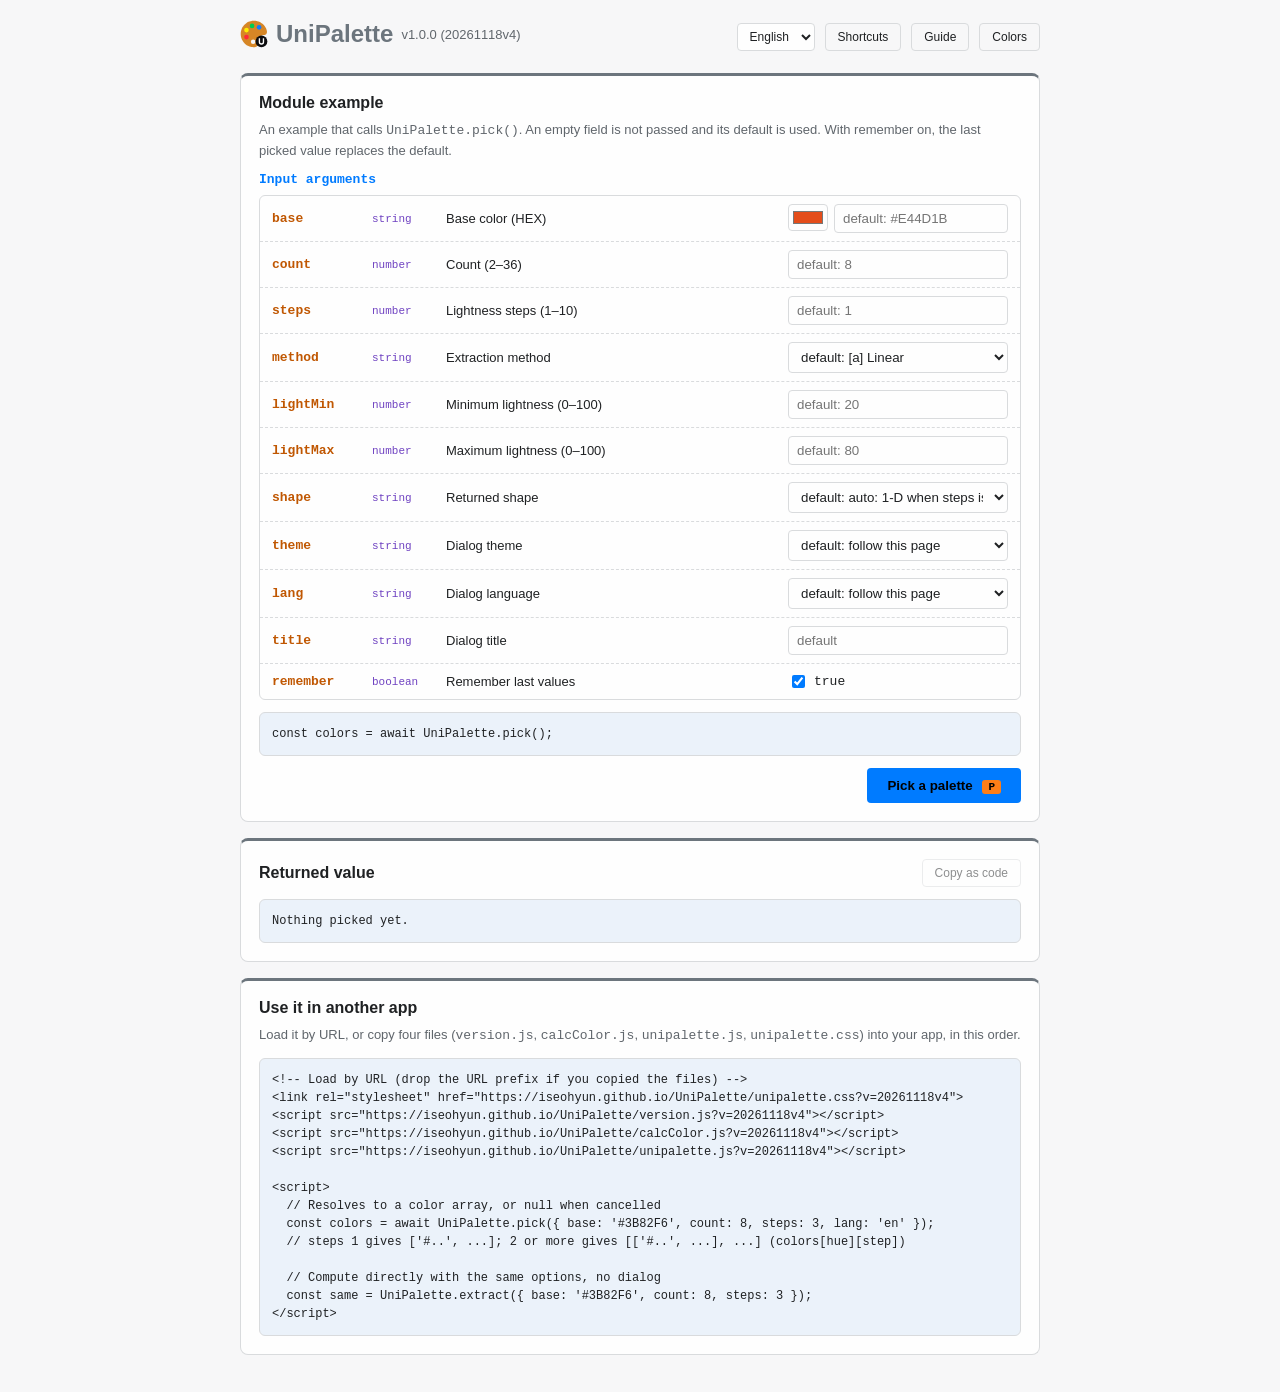
<file: index.html>
<!DOCTYPE html>
<html lang="ko">

<head>
  <meta charset="UTF-8">
  <meta name="viewport" content="width=device-width, initial-scale=1.0">
  <meta name="build" content="20261118v4">
  <meta name="theme-color" content="#E44D1B">
  <title>UniPalette - 인지 균일 색상 추출기</title>
  <link rel="manifest" href="manifest.webmanifest">
  <link rel="icon" type="image/svg+xml" href="icon.svg">
  <link rel="icon" type="image/png" href="icon.png">
  <link rel="apple-touch-icon" href="icon-512.png">
  <link rel="stylesheet" href="unipalette.css?v=20261118v4">
  <link rel="stylesheet" href="style.css?v=20261118v4">
</head>

<body>

  <header class="app-header">
    <h1><img src="icon.svg" alt="" class="app-logo">UniPalette <span id="appVersion" class="app-version"></span></h1>
    <div class="header-buttons">
      <select id="langSelect" class="header-select" data-i18n-attr="aria-label:language;title:language"></select>
      <button id="btnShortcut" class="header-btn" data-i18n="shortcut">단축키</button>
      <button id="btnHelp" class="header-btn" data-i18n="help">설명서</button>
      <div class="scheme-wrap">
        <button id="btnScheme" class="header-btn" aria-haspopup="true" aria-expanded="false" aria-controls="schemePanel" data-i18n="scheme">배색</button>
        <div id="schemePanel" class="scheme-panel" role="group" data-i18n-attr="aria-label:scheme" hidden>
          <div class="scheme-presets" id="schemePresets"></div>
          <button type="button" id="btnSchemePick" class="primary-btn scheme-pick" data-i18n="schemePick">UniPalette로 고르기</button>
          <p class="scheme-hint" data-i18n="schemeHint"></p>
          <div class="scheme-roles-title" data-i18n="schemeRolesTitle">이 배색의 역할</div>
          <ul class="scheme-roles" id="schemeRoles"></ul>
          <fieldset class="scheme-interface">
            <legend data-i18n="interfaceLabel">버튼·인터페이스색</legend>
            <label><input type="radio" name="schemeInterface" value="sub1"> <span data-i18n="sub1Short">서브 1</span></label>
            <label><input type="radio" name="schemeInterface" value="sub2"> <span data-i18n="sub2Short">서브 2</span></label>
            <label><input type="radio" name="schemeInterface" value="sub3"> <span data-i18n="sub3Short">서브 3</span></label>
          </fieldset>
          <label class="scheme-check"><input type="checkbox" id="schemeDarkBase"> <span data-i18n="schemeDarkBase">어두운 바탕</span></label>
        </div>
      </div>
    </div>
  </header>

  <main class="container" id="appMain">
    <section class="demo-card">
      <h2 class="demo-title" data-i18n="exampleTitle">모듈 예제</h2>
      <p class="demo-desc" data-i18n="exampleDesc"></p>

      <h3 class="demo-subtitle" data-i18n="inputArgs">Input arguments</h3>
      <ul class="arg-list">
        <li class="arg-row">
          <code class="arg-name">base</code><span class="arg-type">string</span>
          <span class="arg-desc" data-i18n="argBase"></span>
          <span class="arg-input demo-color">
            <input type="color" id="optBasePicker" value="#e44d1b" data-i18n-attr="aria-label:argBase">
            <input type="text" id="optBase" maxlength="7" autocomplete="off" data-default="#E44D1B" data-i18n-attr="aria-label:argBase">
          </span>
        </li>
        <li class="arg-row">
          <code class="arg-name">count</code><span class="arg-type">number</span>
          <span class="arg-desc" data-i18n="argCount"></span>
          <span class="arg-input"><input type="number" id="optCount" min="2" max="36" data-default="8" data-i18n-attr="aria-label:argCount"></span>
        </li>
        <li class="arg-row">
          <code class="arg-name">steps</code><span class="arg-type">number</span>
          <span class="arg-desc" data-i18n="argSteps"></span>
          <span class="arg-input"><input type="number" id="optSteps" min="1" max="10" data-default="1" data-i18n-attr="aria-label:argSteps"></span>
        </li>
        <li class="arg-row">
          <code class="arg-name">method</code><span class="arg-type">string</span>
          <span class="arg-desc" data-i18n="argMethod"></span>
          <span class="arg-input"><select id="optMethod" data-i18n-attr="aria-label:argMethod"></select></span>
        </li>
        <li class="arg-row">
          <code class="arg-name">lightMin</code><span class="arg-type">number</span>
          <span class="arg-desc" data-i18n="argLightMin"></span>
          <span class="arg-input"><input type="number" id="optLightMin" min="0" max="100" data-default="20" data-i18n-attr="aria-label:argLightMin"></span>
        </li>
        <li class="arg-row">
          <code class="arg-name">lightMax</code><span class="arg-type">number</span>
          <span class="arg-desc" data-i18n="argLightMax"></span>
          <span class="arg-input"><input type="number" id="optLightMax" min="0" max="100" data-default="80" data-i18n-attr="aria-label:argLightMax"></span>
        </li>
        <li class="arg-row">
          <code class="arg-name">shape</code><span class="arg-type">string</span>
          <span class="arg-desc" data-i18n="argShape"></span>
          <span class="arg-input">
            <select id="optShape" data-i18n-attr="aria-label:argShape">
              <option value="auto" data-i18n="shapeAuto"></option>
              <option value="grid" data-i18n="shapeGrid"></option>
            </select>
          </span>
        </li>
        <li class="arg-row">
          <code class="arg-name">theme</code><span class="arg-type">string</span>
          <span class="arg-desc" data-i18n="argTheme"></span>
          <span class="arg-input">
            <select id="optTheme" data-i18n-attr="aria-label:argTheme">
              <option value="" data-i18n="followPage"></option>
              <option value="auto">auto</option>
              <option value="light">light</option>
              <option value="dark">dark</option>
            </select>
          </span>
        </li>
        <li class="arg-row">
          <code class="arg-name">lang</code><span class="arg-type">string</span>
          <span class="arg-desc" data-i18n="argLang"></span>
          <span class="arg-input"><select id="optLang" data-i18n-attr="aria-label:argLang"></select></span>
        </li>
        <li class="arg-row">
          <code class="arg-name">title</code><span class="arg-type">string</span>
          <span class="arg-desc" data-i18n="argTitle"></span>
          <span class="arg-input"><input type="text" id="optTitle" maxlength="40" autocomplete="off" data-i18n-attr="aria-label:argTitle"></span>
        </li>
        <li class="arg-row">
          <code class="arg-name">remember</code><span class="arg-type">boolean</span>
          <span class="arg-desc" data-i18n="argRemember"></span>
          <span class="arg-input arg-check"><input type="checkbox" id="optRemember" checked data-i18n-attr="aria-label:argRemember"> <code id="optRememberText">true</code></span>
        </li>
      </ul>

      <pre class="demo-code" id="callCode"></pre>
      <div class="demo-actions">
        <button type="button" id="btnPick" class="primary-btn"><span data-i18n="pick">팔레트 고르기</span> <kbd>P</kbd></button>
      </div>
    </section>

    <section class="demo-card">
      <div class="demo-title-row">
        <h2 class="demo-title" data-i18n="resultTitle">돌려받은 값</h2>
        <button type="button" id="btnCopyResult" class="header-btn" data-i18n="copyAsCode" disabled>코드로 복사</button>
      </div>
      <div id="resultChips" class="result-chips" aria-live="polite"></div>
      <pre class="demo-code" id="resultCode"></pre>
    </section>

    <section class="demo-card">
      <h2 class="demo-title" data-i18n="usageTitle">다른 앱에서 쓰기</h2>
      <p class="demo-desc" data-i18n="usageDesc"></p>
      <pre class="demo-code" id="usageCode"></pre>
    </section>
  </main>

  <div id="toastMessage" class="toast-message" role="status"></div>

  <div id="updateNotice" class="update-notice" hidden>
    <span data-i18n="newVersion">새 버전이 있습니다</span>
    <button type="button" id="btnUpdateReload" class="primary-btn" data-i18n="reload">새로 고침</button>
    <button type="button" id="btnUpdateDismiss" class="header-btn" data-i18n="close">닫기</button>
  </div>

  <!-- 공용 모달: 설명서·단축키 창의 내용은 main.js가 언어에 맞게 만든다 -->
  <div id="commonModal" class="modal-overlay">
    <div class="modal-content" id="modalContent" role="dialog" aria-modal="true"></div>
  </div>

  <script src="version.js?v=20261118v4"></script>
  <script src="calcColor.js?v=20261118v4"></script>
  <script src="unipalette.js?v=20261118v4"></script>
  <script src="i18n.js?v=20261118v4"></script>
  <script src="scheme.js?v=20261118v4"></script>
  <script src="shortcut.js?v=20261118v4"></script>
  <script src="main.js?v=20261118v4"></script>
</body>

</html>
</file>
<file: unipalette.css>
/**
 * @fileoverview UniPalette 모듈(대화상자) 전용 스타일시트
 * - 모든 선택자는 .up- 접두어 아래에 두어 이 모듈을 불러 쓰는 앱의 스타일과 섞이지 않게 한다.
 * - 색은 .up-dialog 위의 토큰으로만 쓴다. data-theme="auto"는 시스템의 밝기 설정을 따른다.
 * - 그래픽(피커, 분포 맵, 마커, 대비 스트립)은 UniPalette 단독 앱의 모양을 그대로 옮겼다.
 */

.up-dialog {
  --up-bg: #ffffff;
  --up-sub-bg: #f8f9fa;
  --up-text: #212529;
  --up-border: #dee2e6;
  --up-muted: #6c757d;
  --up-disabled: #e9ecef;
  --up-accent: #007bff;
  --up-accent-hover: #0056b3;
  --up-accent-soft: #80bdff;
  --up-danger: #e03131;
  --up-backdrop: rgba(0, 0, 0, 0.4);

  font-family: -apple-system, BlinkMacSystemFont, "Segoe UI", Roboto, sans-serif;
  width: min(760px, calc(100vw - 32px));
  max-height: calc(100vh - 32px);
  box-sizing: border-box;
  padding: 0;
  border: 1px solid var(--up-border);
  border-radius: 12px;
  background: var(--up-bg);
  color: var(--up-text);
  box-shadow: 0 10px 25px rgba(0, 0, 0, 0.15);
  overflow: visible;
}

.up-dialog[data-theme="dark"] {
  --up-bg: #1e1e1e;
  --up-sub-bg: #121212;
  --up-text: #e0e0e0;
  --up-border: #333333;
  --up-muted: #adb5bd;
  --up-disabled: #2a2a2a;
  --up-accent-soft: #3d6fa8;
  --up-backdrop: rgba(0, 0, 0, 0.6);
}

@media (prefers-color-scheme: dark) {
  .up-dialog[data-theme="auto"] {
    --up-bg: #1e1e1e;
    --up-sub-bg: #121212;
    --up-text: #e0e0e0;
    --up-border: #333333;
    --up-muted: #adb5bd;
    --up-disabled: #2a2a2a;
    --up-accent-soft: #3d6fa8;
    --up-backdrop: rgba(0, 0, 0, 0.6);
  }
}

.up-dialog::backdrop {
  background: rgba(0, 0, 0, 0.45);
  backdrop-filter: blur(4px);
}

.up-dialog *,
.up-dialog *::before,
.up-dialog *::after {
  box-sizing: border-box;
}

/* 부르는 앱의 전역 스타일(제목 번호, 표·목록 꾸밈)이 새어 들지 않게 대화상자 안의 글자 기본값을 다시 잡는다 */
.up-dialog {
  text-align: left;
  letter-spacing: normal;
  font-size: 14px;
  line-height: 1.4;
}

.up-shell {
  display: flex;
  flex-direction: column;
  max-height: calc(100vh - 34px);
}

/* 머리 */
.up-head {
  display: flex;
  align-items: center;
  justify-content: space-between;
  gap: 12px;
  padding: 14px 18px 10px;
  border-bottom: 1px solid var(--up-border);
}
.up-title {
  margin: 0;
  padding: 0;
  border: none;
  font-size: 16px;
  font-weight: 700;
  line-height: 1.3;
  counter-increment: none;
}
.up-version {
  margin-left: 6px;
  font-size: 11px;
  font-weight: 400;
  color: var(--up-muted);
}
.up-icon-btn {
  background: none;
  border: none;
  color: var(--up-muted);
  cursor: pointer;
  padding: 4px;
  border-radius: 4px;
  display: flex;
  align-items: center;
  justify-content: center;
}
.up-icon-btn:hover {
  color: var(--up-text);
  background: var(--up-border);
}

/* 몸통 */
.up-body {
  padding: 14px 18px;
  overflow-y: auto;
  overflow-x: hidden;   /* 가장자리 마커의 툴팁이 가로 스크롤을 만들지 않게 */
  display: flex;
  flex-direction: column;
  gap: 14px;
}

.up-controls {
  display: grid;
  grid-template-columns: repeat(auto-fit, minmax(160px, 1fr));
  gap: 12px;
}
.up-field {
  display: flex;
  flex-direction: column;
  gap: 5px;
  position: relative;
  min-width: 0;
}
.up-field-wide {
  grid-column: span 2;
}
.up-label {
  font-size: 12px;
  font-weight: 600;
}
.up-label small {
  font-weight: 400;
  color: var(--up-muted);
}
.up-dialog input[type="number"],
.up-dialog select,
.up-base-btn {
  font: inherit;
  font-size: 13px;
  padding: 7px 8px;
  border: 1px solid var(--up-border);
  border-radius: 4px;
  background: var(--up-bg);
  color: var(--up-text);
  width: 100%;
  min-width: 0;
}
.up-dialog input:disabled,
.up-dialog select:disabled {
  background: var(--up-disabled);
  color: var(--up-muted);
  cursor: not-allowed;
}
.up-pair {
  display: flex;
  gap: 8px;
}
.up-base-btn {
  cursor: pointer;
  text-align: left;
  font-family: monospace;
  font-weight: 700;
}

/* 명암 범위 더블 슬라이더 */
.up-range {
  position: relative;
  height: 24px;
  display: flex;
  align-items: center;
}
.up-range-track,
.up-range-fill {
  position: absolute;
  height: 6px;
  border-radius: 3px;
}
.up-range-track {
  width: 100%;
  background: var(--up-border);
}
.up-range-fill {
  background: var(--up-accent-soft);
}
.up-range input[type="range"] {
  position: absolute;
  width: 100%;
  height: 6px;
  margin: 0;
  padding: 0;
  background: none;
  -webkit-appearance: none;
  appearance: none;
  pointer-events: none;
  z-index: 2;
}
.up-range input[type="range"]::-webkit-slider-thumb {
  -webkit-appearance: none;
  height: 16px;
  width: 16px;
  border-radius: 50%;
  background: var(--up-accent);
  border: 2px solid #fff;
  box-shadow: 0 1px 3px rgba(0, 0, 0, 0.3);
  cursor: pointer;
  pointer-events: auto;
}
.up-range input[type="range"]::-moz-range-thumb {
  height: 16px;
  width: 16px;
  border-radius: 50%;
  background: var(--up-accent);
  border: 2px solid #fff;
  box-shadow: 0 1px 3px rgba(0, 0, 0, 0.3);
  cursor: pointer;
  pointer-events: auto;
}

/* 카드(분포 맵, 미리보기) */
.up-card {
  border: 1px solid var(--up-border);
  border-radius: 8px;
  padding: 12px;
  background: var(--up-bg);
}
.up-card-title {
  display: flex;
  justify-content: space-between;
  align-items: center;
  gap: 8px;
  margin-bottom: 10px;
  font-size: 13px;
  font-weight: 600;
}
.up-card-title small {
  font-weight: 400;
  color: var(--up-muted);
}

/* 색상 분포 맵 */
.up-map {
  position: relative;
  width: 100%;
  height: 160px;
  border-radius: 6px;
  border: 1px solid var(--up-border);
  touch-action: none;
}
.up-map canvas {
  width: 100%;
  height: 100%;
  border-radius: 5px;
  display: block;
}
.up-map-axis {
  display: flex;
  justify-content: space-between;
  font-size: 10px;
  color: var(--up-muted);
  margin-top: 6px;
  padding: 0 4px;
}
.up-light-guide {
  position: absolute;
  left: 0;
  right: 0;
  pointer-events: none;
  border-top: 1.5px dashed rgba(255, 255, 255, 0.6);
  border-bottom: 1.5px dashed rgba(255, 255, 255, 0.6);
  background: rgba(255, 255, 255, 0.08);
  mix-blend-mode: overlay;
  transition: top 0.15s ease, height 0.15s ease;
  z-index: 3;
}
.up-marker {
  position: absolute;
  border-radius: 50%;
  transform: translate(-50%, -50%);
  transition: transform 0.2s cubic-bezier(0.175, 0.885, 0.32, 1.275);
}
.up-marker-base {
  width: 18px;
  height: 18px;
  border: 3px solid #000;
  box-shadow: 0 0 8px rgba(255, 255, 255, 0.9), inset 0 0 2px rgba(255, 255, 255, 0.8);
  z-index: 10;
  cursor: grab;
}
.up-marker-base.up-dragging {
  cursor: grabbing;
  transform: translate(-50%, -50%) scale(1.2);
}
.up-marker-color {
  width: 12px;
  height: 12px;
  border: 2px solid #fff;
  box-shadow: 0 0 5px rgba(0, 0, 0, 0.6);
  z-index: 5;
}
.up-marker:hover,
.up-marker.up-active {
  transform: translate(-50%, -50%) scale(1.4);
  z-index: 12;
  box-shadow: 0 0 10px rgba(0, 0, 0, 0.9);
}
.up-marker::after {
  content: attr(data-tip);
  position: absolute;
  bottom: 140%;
  left: 50%;
  transform: translateX(-50%);
  background: rgba(0, 0, 0, 0.85);
  color: #fff;
  padding: 4px 8px;
  font-size: 10px;
  font-family: monospace;
  border-radius: 4px;
  white-space: nowrap;
  opacity: 0;
  pointer-events: none;
  transition: opacity 0.15s ease;
  z-index: 99;
}
.up-marker:hover::after {
  opacity: 1;
}

/* 결과 미리보기(인접 대비 스트립) */
.up-strip {
  display: grid;
  width: 100%;
  border-radius: 6px;
  overflow: hidden;
  border: 1px solid var(--up-border);
}
.up-chip {
  min-height: 35px;
  display: flex;
  flex-direction: column;
  align-items: center;
  justify-content: center;
  font-family: monospace;
  font-weight: 700;
  font-size: 11px;
  cursor: pointer;
  position: relative;
  border: none;
  padding: 0;
  transition: transform 0.18s ease, box-shadow 0.18s ease;
}
.up-chip:hover,
.up-chip:focus-visible,
.up-chip.up-active {
  transform: scale(1.06);
  z-index: 2;
  box-shadow: 0 0 10px rgba(0, 0, 0, 0.35);
  outline: none;
}
.up-chip-dark { color: #000; }
.up-chip-light { color: #fff; }

/* 기준 색 피커(팝오버) */
.up-picker {
  position: absolute;
  top: 100%;
  left: 0;
  z-index: 50;
  margin-top: 5px;
  width: 236px;
  padding: 12px;
  display: flex;
  flex-direction: column;
  gap: 10px;
  background: var(--up-bg);
  border: 1px solid var(--up-border);
  border-radius: 8px;
  box-shadow: 0 10px 25px rgba(0, 0, 0, 0.15);
}
.up-picker[hidden] {
  display: none;
}
.up-picker-canvas {
  position: relative;
  width: 210px;
  height: 130px;
  border-radius: 4px;
  overflow: hidden;
  border: 1px solid var(--up-border);
  cursor: crosshair;
  touch-action: none;
}
.up-picker-canvas canvas {
  width: 100%;
  height: 100%;
  display: block;
}
.up-picker-pin {
  position: absolute;
  width: 10px;
  height: 10px;
  border-radius: 50%;
  border: 1.5px solid #fff;
  box-shadow: 0 0 3px rgba(0, 0, 0, 0.7), inset 0 0 1px rgba(0, 0, 0, 0.5);
  transform: translate(-50%, -50%);
  pointer-events: none;
}
.up-hue {
  width: 100%;
  height: 10px;
  margin: 0;
  border-radius: 5px;
  -webkit-appearance: none;
  appearance: none;
  background: linear-gradient(to right, #f00, #ff0, #0f0, #0ff, #00f, #f0f, #f00);
  cursor: pointer;
  outline: none;
}
.up-hue::-webkit-slider-thumb {
  -webkit-appearance: none;
  width: 14px;
  height: 14px;
  border-radius: 50%;
  background: #fff;
  border: 2px solid #333;
  box-shadow: 0 1px 3px rgba(0, 0, 0, 0.3);
}
.up-hue::-moz-range-thumb {
  width: 14px;
  height: 14px;
  border-radius: 50%;
  background: #fff;
  border: 2px solid #333;
  box-shadow: 0 1px 3px rgba(0, 0, 0, 0.3);
}
.up-picker-bar {
  display: flex;
  justify-content: space-between;
  align-items: center;
}
.up-picker-preview {
  display: flex;
  align-items: center;
  gap: 8px;
  font-family: monospace;
  font-size: 12px;
  font-weight: 700;
}
.up-picker-preview span:first-child {
  width: 24px;
  height: 24px;
  border-radius: 4px;
  border: 1px solid var(--up-border);
}
.up-picker-actions {
  display: flex;
  gap: 6px;
}
.up-picker-btn {
  background: var(--up-bg);
  border: 1px solid var(--up-border);
  border-radius: 4px;
  padding: 5px;
  cursor: pointer;
  color: var(--up-muted);
  display: flex;
  align-items: center;
  justify-content: center;
}
.up-picker-btn:hover {
  color: var(--up-text);
  background: var(--up-border);
}
.up-picker-btn[hidden] {
  display: none;
}
.up-picker-close {
  background: var(--up-danger);
  border-color: var(--up-danger);
  color: #fff;
}
.up-native {
  position: absolute;
  width: 0;
  height: 0;
  opacity: 0;
  pointer-events: none;
}

/* 오류 경계 */
.up-error {
  border: 1px solid var(--up-danger);
  border-radius: 8px;
  padding: 12px;
  font-size: 13px;
}
.up-error[hidden] {
  display: none;
}
.up-error strong {
  display: block;
  margin-bottom: 4px;
}
.up-error code {
  display: block;
  margin-bottom: 8px;
  color: var(--up-muted);
  font-size: 12px;
  word-break: break-all;
}

/* 발 */
.up-foot {
  display: flex;
  align-items: center;
  justify-content: space-between;
  gap: 8px;
  padding: 12px 18px 14px;
  border-top: 1px solid var(--up-border);
}
.up-foot-right {
  display: flex;
  gap: 8px;
}
.up-btn {
  font: inherit;
  font-size: 13px;
  font-weight: 600;
  padding: 8px 16px;
  border-radius: 4px;
  border: 1px solid var(--up-border);
  background: var(--up-bg);
  color: var(--up-text);
  cursor: pointer;
}
.up-btn:hover {
  background: var(--up-border);
}
.up-btn-primary {
  background: var(--up-accent);
  border-color: var(--up-accent);
  color: #fff;
}
.up-btn-primary:hover {
  background: var(--up-accent-hover);
}
.up-status {
  font-size: 12px;
  color: var(--up-muted);
  min-height: 1em;
}

/* 좁은 화면 */
@media (max-width: 560px) {
  .up-field-wide {
    grid-column: auto;
  }
  .up-map {
    height: 130px;
  }
  .up-foot {
    flex-wrap: wrap;
  }
}

@media (prefers-reduced-motion: reduce) {
  .up-dialog *,
  .up-dialog *::before,
  .up-dialog *::after {
    transition: none !important;
  }
}

/* 간단히 · 자세히 */
.up-view-btn {
  margin-left: auto;
  font: inherit;
  font-size: 12px;
  padding: 4px 10px;
  border-radius: 4px;
  border: 1px solid var(--up-border);
  background: var(--up-bg);
  color: var(--up-text);
  cursor: pointer;
}
.up-view-btn:hover {
  background: var(--up-border);
}

/* 간단 보기: 오른쪽 아래에 작게 떠서 뒤의 화면이 실시간으로 바뀌는 것을 볼 수 있게 한다 */
.up-dialog.up-simple {
  width: min(440px, calc(100vw - 32px));
  margin: auto 16px 16px auto;
}
.up-dialog.up-simple::backdrop {
  background: transparent;
  backdrop-filter: none;
}
.up-simple .up-full-only {
  display: none;
}
.up-simple .up-body {
  gap: 10px;
  padding: 12px 14px;
}
.up-simple .up-map {
  height: 120px;
}
.up-simple .up-card {
  padding: 10px;
}
.up-simple .up-field-wide {
  grid-column: 1 / -1;
}

/* 칩 아래 이름(labels) */
.up-strip-labeled .up-chip {
  min-height: 52px;
  justify-content: flex-start;
  padding-top: 6px;
}
.up-chip-label {
  margin-top: auto;
  width: 100%;
  padding: 2px 2px 3px;
  font-family: -apple-system, BlinkMacSystemFont, "Segoe UI", Roboto, sans-serif;
  font-size: 10px;
  font-weight: 600;
  line-height: 1.2;
  color: var(--up-text);
  background: var(--up-bg);
  overflow: hidden;
  text-overflow: ellipsis;
  white-space: nowrap;
}
@media (max-width: 560px) {
  .up-dialog.up-simple {
    margin: auto auto 8px;
  }
}
</file>
<file: style.css>
/**
 * @fileoverview UniPalette 중앙 집중형 스타일시트 (style.css)
 * - 견본 화면(index.html)의 레이아웃, 배색 토큰, 공용/개별 모달 스타일, 배색 패널
 * - 대화상자의 그래픽(피커, 분포 맵, 대비 스트립)은 모듈 스타일인 unipalette.css에 있다
 */

/* 배색 토큰. 기본값은 「밝게」이고, 다른 배색은 scheme.js가 :root에 같은 이름으로 덮어쓴다 */
:root {
  --bg-color: #f8f9fa;
  --panel-bg: #ffffff;
  --text-color: #212529;
  --border-color: #dee2e6;
  --muted-text: #6c757d;
  --disabled-bg: #e9ecef;
  --accent: #007bff;
  --accent-hover: #0056b3;
  --accent-text: #ffffff;
  --danger: #e03131;
  --primary: #6c757d;
  --sub: #007bff;
  --sub-bg: #eef5ff;
  --sub2: #6f42c1;
  --sub3: #20c997;
  --highlight: #fd7e14;
  --highlight-text: #000000;
  --highlight-ink: #c25700;
  color-scheme: light;
}

body {
  font-family: -apple-system, BlinkMacSystemFont, "Segoe UI", Roboto, sans-serif;
  background-color: var(--bg-color);
  color: var(--text-color);
  margin: 0;
  padding: 20px;
  display: flex;
  flex-direction: column;
  align-items: center;
}

header {
  width: 100%;
  max-width: 800px;
  margin-bottom: 20px;
}

h1 {
  margin: 0 0 5px 0;
  font-size: 24px;
}

.container {
  width: 100%;
  max-width: 800px;
  background: var(--panel-bg);
  border: 1px solid var(--border-color);
  border-radius: 8px;
  padding: 20px;
  box-sizing: border-box;
}

/* 설정 제어판 Grid */
.control-panel {
  display: grid;
  grid-template-columns: repeat(auto-fit, minmax(220px, 1fr));
  gap: 15px;
  margin-bottom: 20px;
}

.control-group {
  display: flex;
  flex-direction: column;
  gap: 5px;
}

label {
  font-size: 13px;
  font-weight: 600;
}

input[type="text"],
input[type="number"],
select {
  padding: 8px;
  border: 1px solid var(--border-color);
  border-radius: 4px;
  background: var(--panel-bg);
  color: var(--text-color);
}

input:disabled,
select:disabled {
  background-color: var(--disabled-bg);
  color: var(--muted-text);
  cursor: not-allowed;
}


/* 견본 화면 */
.app-header {
  display: flex;
  justify-content: space-between;
  align-items: center;
  gap: 12px;
  flex-wrap: wrap;
}
.app-header h1 {
  display: flex;
  align-items: center;
  gap: 8px;
}
.app-logo {
  width: 28px;
  height: 28px;
}
.app-version {
  font-size: 13px;
  font-weight: normal;
  color: var(--muted-text);
}
.container {
  display: flex;
  flex-direction: column;
  gap: 16px;
  background: none;
  border: none;
  padding: 0;
}
.demo-card {
  background: var(--panel-bg);
  border: 1px solid var(--border-color);
  border-radius: 8px;
  padding: 18px;
}
.demo-title {
  margin: 0 0 8px;
  font-size: 16px;
}
.demo-title-row {
  display: flex;
  justify-content: space-between;
  align-items: center;
  gap: 8px;
  margin-bottom: 8px;
}
.demo-title-row .demo-title {
  margin: 0;
}
.demo-desc {
  margin: 0 0 12px;
  font-size: 13px;
  line-height: 1.5;
  color: var(--muted-text);
}
.demo-color {
  display: flex;
  gap: 6px;
}
.demo-color input[type="color"] {
  width: 40px;
  flex: none;
  padding: 2px;
  border: 1px solid var(--border-color);
  border-radius: 4px;
  background: var(--panel-bg);
}
.demo-code {
  margin: 12px 0 0;
  padding: 12px;
  border-radius: 6px;
  background: var(--bg-color);
  border: 1px solid var(--border-color);
  font-size: 12px;
  line-height: 1.5;
  overflow-x: auto;
  white-space: pre;
}
.demo-actions {
  margin-top: 12px;
  display: flex;
  justify-content: flex-end;
}
.result-chips {
  display: grid;
  border-radius: 6px;
  overflow: hidden;
}
.result-chips:empty {
  display: none;
}
.result-chip {
  height: 36px;
  border: none;
  padding: 0;
  cursor: pointer;
}
.result-chip:disabled {
  background: var(--disabled-bg);
  cursor: default;
}
.primary-btn {
  background-color: var(--accent);
  color: var(--accent-text);
  border: none;
  padding: 10px 20px;
  border-radius: 4px;
  cursor: pointer;
  font-weight: bold;
}
.primary-btn:hover {
  background-color: var(--accent-hover);
}
.header-btn:disabled {
  opacity: 0.5;
  cursor: not-allowed;
}
.error-boundary {
  display: flex;
  flex-wrap: wrap;
  align-items: center;
  gap: 8px;
  padding: 18px;
  border: 1px solid var(--danger);
  border-radius: 8px;
  background: var(--panel-bg);
}
.error-boundary strong,
.error-boundary code {
  flex-basis: 100%;
}
.update-notice {
  position: fixed;
  left: 50%;
  bottom: 24px;
  transform: translateX(-50%);
  display: flex;
  align-items: center;
  gap: 10px;
  padding: 10px 14px;
  border-radius: 8px;
  background: var(--panel-bg);
  color: var(--text-color);
  border: 1px solid var(--border-color);
  box-shadow: 0 6px 20px rgba(0, 0, 0, 0.18);
  z-index: 9000;
  font-size: 13px;
}
.update-notice[hidden] {
  display: none;
}
.update-notice .primary-btn {
  padding: 6px 12px;
}
@media (max-width: 560px) {
  body {
    padding: 16px;
  }
}

/* 토스트 알림 */
.toast-message {
  position: fixed;
  bottom: 40px;
  left: 50%;
  transform: translateX(-50%) translateY(20px);
  background: rgba(0, 0, 0, 0.85);
  color: #ffffff;
  padding: 10px 24px;
  border-radius: 30px;
  font-size: 13px;
  font-weight: 500;
  opacity: 0;
  pointer-events: none;
  transition: opacity 0.3s ease, transform 0.3s cubic-bezier(0.175, 0.885, 0.32, 1.275);
  z-index: 9999;
  box-shadow: 0 4px 15px rgba(0,0,0,0.2);
}

.toast-message.show {
  opacity: 1;
  transform: translateX(-50%) translateY(0);
}

/* 헤더 버튼 스타일 */
.header-buttons {
  display: flex;
  gap: 10px;
}
.header-btn {
  background-color: transparent;
  color: var(--text-color);
  border: 1px solid var(--border-color);
  padding: 6px 12px;
  font-size: 12px;
  font-weight: 500;
  border-radius: 4px;
  cursor: pointer;
  transition: all 0.2s ease;
}
.header-btn:hover {
  background-color: var(--border-color);
}

/* 공용 모달 오버레이 스타일 */
.modal-overlay {
  position: fixed;
  top: 0;
  left: 0;
  right: 0;
  bottom: 0;
  background-color: rgba(0, 0, 0, 0.4);
  backdrop-filter: blur(4px);
  display: flex;
  align-items: center;
  justify-content: center;
  opacity: 0;
  pointer-events: none;
  transition: opacity 0.3s ease;
  z-index: 10000;
}
.modal-overlay.show {
  opacity: 1;
  pointer-events: auto;
}
.modal-content {
  background-color: var(--panel-bg);
  color: var(--text-color);
  border: 1px solid var(--border-color);
  border-radius: 12px;
  width: 90%;
  max-width: 500px;
  padding: 20px;
  box-shadow: 0 10px 25px rgba(0,0,0,0.15);
  transform: translateY(-20px);
  transition: transform 0.3s ease;
  position: relative;
}
.modal-overlay.show .modal-content {
  transform: translateY(0);
}
.modal-header {
  display: flex;
  justify-content: space-between;
  align-items: center;
  margin-bottom: 15px;
  padding-bottom: 10px;
  border-bottom: 1px solid var(--border-color);
}
.modal-header h2 {
  margin: 0;
  font-size: 16px;
  font-weight: bold;
}
.modal-close-btn {
  background: none;
  border: none;
  font-size: 20px;
  cursor: pointer;
  color: var(--muted-text);
  line-height: 1;
  padding: 0;
}
.modal-close-btn:hover {
  color: var(--text-color);
}
/* ==========================================================================
   설명서 모달 (help.html) 스타일
   ========================================================================== */
.help-section h3 {
  font-size: 14px;
  font-weight: bold;
  margin-bottom: 12px;
  color: var(--text-color);
  border-bottom: 2px solid var(--border-color);
  padding-bottom: 4px;
}

.help-section p {
  font-size: 13px;
  line-height: 1.5;
  margin-bottom: 15px;
}

.help-section ul {
  font-size: 12.5px;
  line-height: 1.6;
  padding-left: 20px;
  margin-bottom: 15px;
}

.algorithm-card {
  border: 1px solid var(--border-color);
  border-radius: 6px;
  padding: 12px;
  margin-bottom: 10px;
  background-color: rgba(0, 0, 0, 0.01);
}

.algo-title {
  font-size: 13px;
  font-weight: bold;
  color: var(--accent);
  margin-bottom: 6px;
}

.algo-desc {
  font-size: 12px;
  line-height: 1.5;
  color: var(--muted-text);
}

/* ==========================================================================
   단축키 설정 모달 (shortcut.html) 스타일
   ========================================================================== */
.modal-desc {
  font-size: 12px;
  color: var(--muted-text);
  margin-bottom: 15px;
  line-height: 1.4;
}
.shortcut-table {
  width: 100%;
  border-collapse: collapse;
  margin-bottom: 15px;
  font-size: 13px;
}
.shortcut-table th, .shortcut-table td {
  padding: 10px;
  border-bottom: 1px solid var(--border-color);
  text-align: center;
}
.shortcut-table th {
  font-weight: 600;
  color: var(--muted-text);
  background-color: rgba(0,0,0,0.02);
}
.action-label {
  text-align: left !important;
  font-weight: 500;
}
.key-slot-btn {
  width: 100%;
  min-width: 100px;
  padding: 6px 12px;
  background-color: var(--panel-bg);
  color: var(--text-color);
  border: 1px solid var(--border-color);
  border-radius: 4px;
  font-family: monospace;
  font-size: 12px;
  font-weight: bold;
  cursor: pointer;
  transition: all 0.2s;
}
.key-slot-btn:hover {
  background-color: var(--border-color);
  border-color: var(--accent);
}
.key-slot-btn.recording {
  background-color: #fff3cd;
  border-color: #ffc107;
  color: #856404;
  animation: key-pulse 1s infinite alternate;
}
@keyframes key-pulse {
  0% { transform: scale(1); }
  100% { transform: scale(0.98); }
}
.modal-footer {
  display: flex;
  justify-content: flex-end;
  gap: 10px;
  padding-top: 15px;
  border-top: 1px solid var(--border-color);
}
.modal-action-btn {
  padding: 8px 16px;
  font-size: 12px;
  font-weight: bold;
  border-radius: 4px;
  cursor: pointer;
  border: none;
}
.modal-action-btn.save {
  background-color: var(--accent);
  color: var(--accent-text);
}
.modal-action-btn.save:hover {
  background-color: var(--accent-hover);
}
.modal-action-btn.reset {
  background-color: var(--muted-text);
  color: var(--panel-bg);
}
.modal-action-btn.reset:hover {
  background-color: var(--text-color);
}

/* 언어 고르기, Input arguments 목록, 설명서·단축키 창 */
.header-select {
  padding: 5px 8px;
  font-size: 12px;
}
.demo-subtitle {
  margin: 4px 0 8px;
  font-size: 13px;
  font-family: monospace;
  color: var(--muted-text);
}
.arg-list {
  list-style: none;
  margin: 0;
  padding: 0;
  border: 1px solid var(--border-color);
  border-radius: 6px;
}
.arg-row {
  display: grid;
  grid-template-columns: 90px 64px minmax(0, 1fr) minmax(0, 220px);
  gap: 10px;
  align-items: center;
  padding: 8px 12px;
  font-size: 13px;
}
.arg-row + .arg-row {
  border-top: 1px dashed var(--border-color);
}
.arg-name {
  font-weight: 700;
}
.arg-type {
  font-family: monospace;
  font-size: 11px;
  color: var(--muted-text);
}
.arg-input {
  display: flex;
  gap: 6px;
  min-width: 0;
}
.arg-input input[type="text"],
.arg-input input[type="number"],
.arg-input select {
  width: 100%;
  min-width: 0;
  box-sizing: border-box;
  padding: 6px 8px;
}
.arg-check {
  align-items: center;
}
.primary-btn kbd {
  margin-left: 6px;
  padding: 0 5px;
  border: 1px solid rgba(255, 255, 255, 0.6);
  border-radius: 3px;
  font-size: 11px;
  font-family: monospace;
}
.help-body {
  max-height: 450px;
  overflow-y: auto;
}
.help-section-gap {
  margin-top: 20px;
}
.shortcut-info-box {
  margin-top: 15px;
  padding: 10px;
  background-color: rgba(0, 75, 255, 0.03);
  border: 1px solid rgba(0, 75, 255, 0.1);
  border-radius: 6px;
  font-size: 11px;
}
.shortcut-info-box strong:first-child {
  color: var(--accent);
}
.shortcut-info-box p {
  margin: 4px 0 0;
  color: var(--muted-text);
  line-height: 1.5;
}
@media (max-width: 640px) {
  .arg-row {
    grid-template-columns: auto 1fr;
    gap: 4px 10px;
  }
  .arg-desc,
  .arg-input {
    grid-column: 1 / -1;
  }
}

/* 배색 패널 */
.scheme-wrap {
  position: relative;
}
.scheme-panel {
  position: absolute;
  top: calc(100% + 6px);
  right: 0;
  z-index: 500;
  width: 280px;
  padding: 12px;
  background: var(--panel-bg);
  color: var(--text-color);
  border: 1px solid var(--border-color);
  border-radius: 8px;
  box-shadow: 0 10px 25px rgba(0, 0, 0, 0.18);
  display: flex;
  flex-direction: column;
  gap: 10px;
}
.scheme-panel[hidden] {
  display: none;
}
.scheme-presets {
  display: grid;
  grid-template-columns: repeat(auto-fill, minmax(76px, 1fr));
  gap: 8px;
}
.scheme-tile {
  display: flex;
  flex-direction: column;
  align-items: center;
  gap: 4px;
  padding: 6px 4px;
  font-size: 12px;
  background: none;
  color: var(--text-color);
  border: 1px solid transparent;
  border-radius: 6px;
  cursor: pointer;
}
.scheme-tile:hover {
  border-color: var(--border-color);
}
.scheme-tile[aria-pressed="true"] {
  border-color: var(--accent);
  font-weight: 700;
}
.scheme-swatch {
  display: flex;
  align-items: center;
  justify-content: center;
  gap: 4px;
  width: 100%;
  height: 30px;
  border: 1px solid;
  border-radius: 4px;
}
.scheme-swatch span {
  width: 10px;
  height: 10px;
  border-radius: 50%;
}
.scheme-pick {
  width: 100%;
  padding: 8px 12px;
}
.scheme-hint {
  margin: 0;
  font-size: 11px;
  line-height: 1.5;
  color: var(--muted-text);
}
.scheme-check {
  display: flex;
  align-items: center;
  gap: 6px;
  font-size: 12px;
  font-weight: 500;
}
@media (max-width: 560px) {
  .scheme-panel {
    position: fixed;
    left: 16px;
    right: 16px;
    width: auto;
  }
}

/* 배색 역할을 쓰는 곳: 테마색은 제목과 카드 머리의 띠, 서브 1은 소제목과 코드 상자,
   서브 2는 타입 글자, 서브 3은 초점 테두리, 하이라이트는 인자 이름·알림·단축키 배지,
   버튼·인터페이스색(--accent)은 서브 1·2·3 중 사용자가 고른 색 */
.app-header h1 {
  color: var(--primary);
}
.demo-card {
  border-top: 3px solid var(--primary);
}
.demo-subtitle {
  color: var(--sub);
}
.demo-code {
  background: var(--sub-bg);
}
.arg-name {
  color: var(--highlight-ink);
}
.arg-type {
  color: var(--sub2);
}
:focus-visible {
  outline: 2px solid var(--sub3);
  outline-offset: 2px;
}
.arg-input input[type="checkbox"],
.scheme-check input,
.scheme-interface input {
  accent-color: var(--accent);
}
.toast-message {
  background: var(--highlight);
  color: var(--highlight-text);
}
.primary-btn kbd {
  background: var(--highlight);
  color: var(--highlight-text);
  border-color: transparent;
}
.update-notice {
  border-left: 4px solid var(--highlight);
}

/* 이 배색의 역할 */
.scheme-roles-title {
  font-size: 11px;
  font-weight: 700;
  color: var(--muted-text);
}
.scheme-roles {
  list-style: none;
  margin: 0;
  padding: 0;
  display: grid;
  gap: 4px;
  font-size: 12px;
}
.scheme-roles li {
  display: grid;
  grid-template-columns: 16px 1fr auto;
  align-items: center;
  gap: 8px;
}
.scheme-roles code {
  font-size: 11px;
  color: var(--muted-text);
}
.scheme-role-chip {
  width: 16px;
  height: 16px;
  border-radius: 4px;
  border: 1px solid var(--border-color);
}
.scheme-role-badge {
  margin-left: 4px;
  padding: 0 5px;
  border-radius: 3px;
  font-size: 10px;
  font-style: normal;
  background: var(--accent);
  color: var(--accent-text);
}
.scheme-interface {
  margin: 0;
  padding: 6px 8px;
  border: 1px solid var(--border-color);
  border-radius: 6px;
  display: flex;
  flex-wrap: wrap;
  gap: 4px 12px;
  font-size: 12px;
}
.scheme-interface legend {
  padding: 0 4px;
  font-size: 11px;
  font-weight: 700;
  color: var(--muted-text);
}
.scheme-interface label {
  display: flex;
  align-items: center;
  gap: 4px;
}
.scheme-swatch {
  gap: 3px;
}
.scheme-swatch span {
  width: 8px;
  height: 8px;
}
</file>
